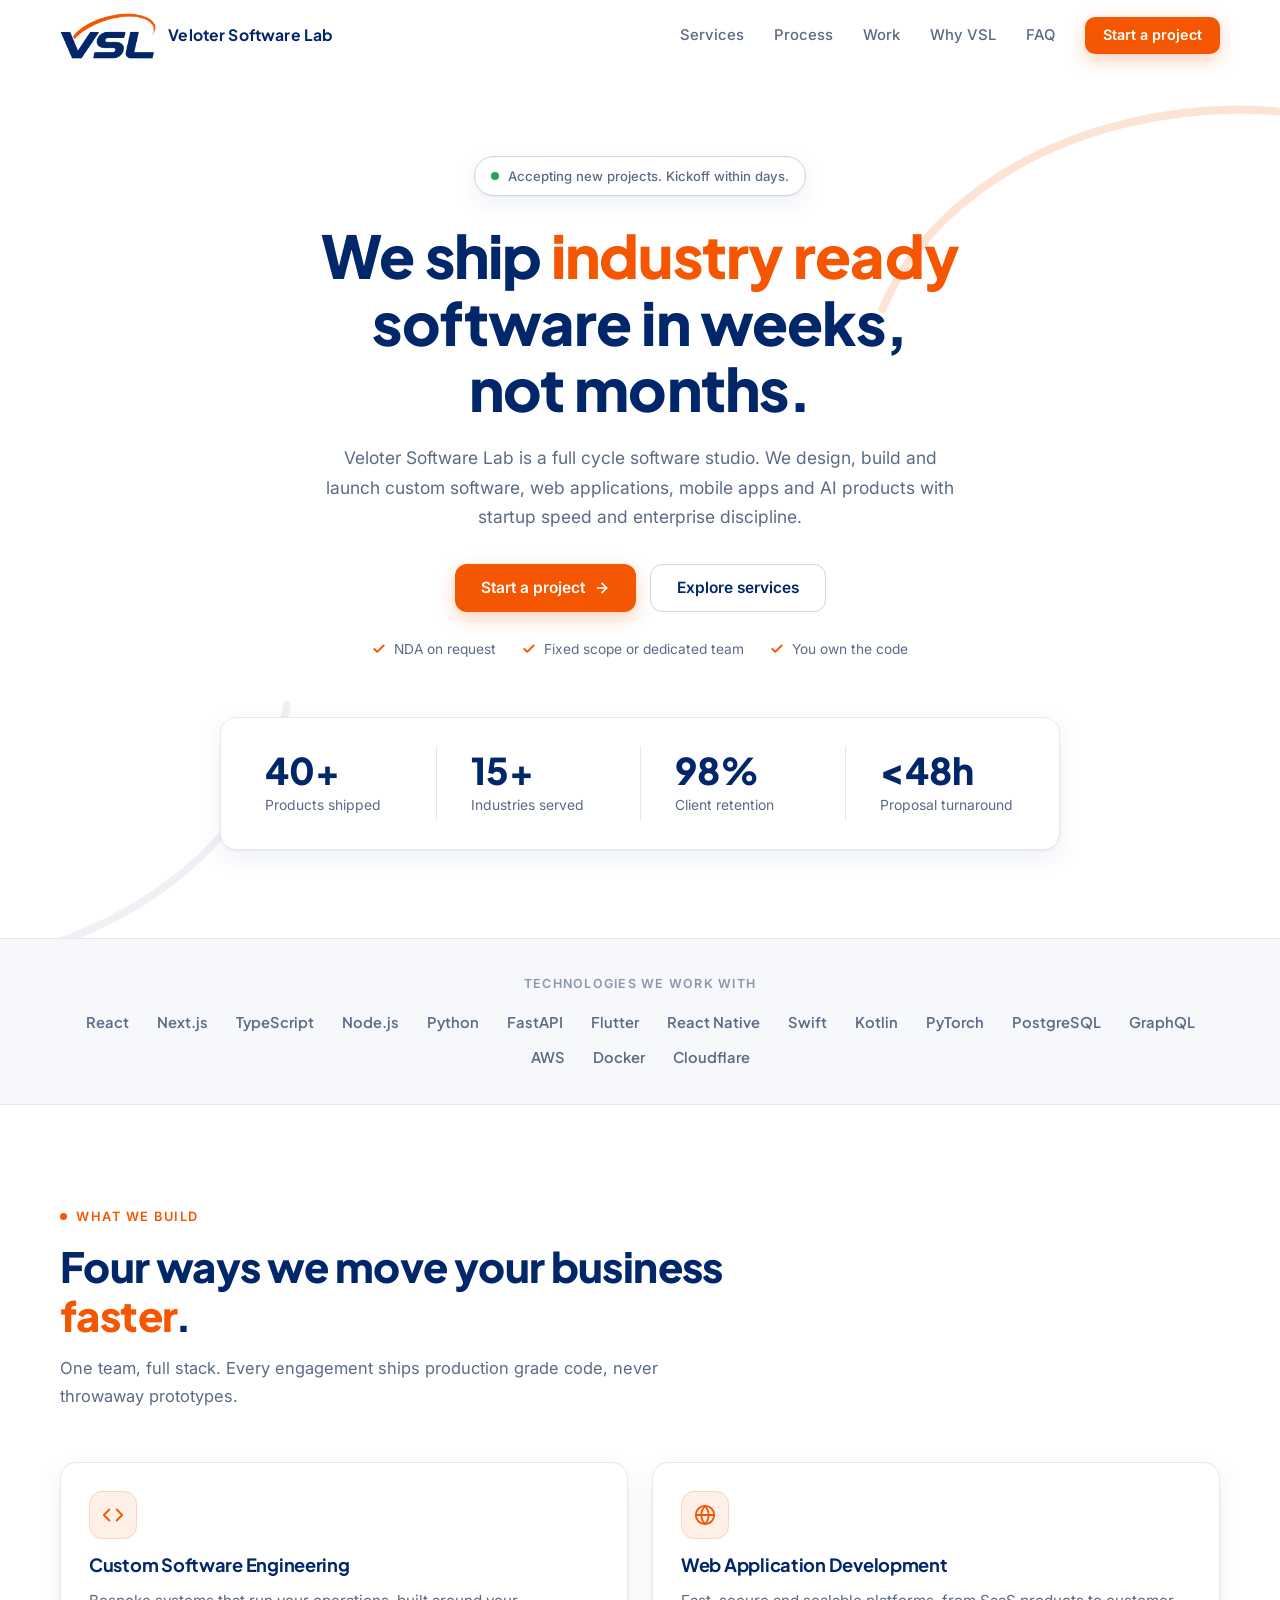
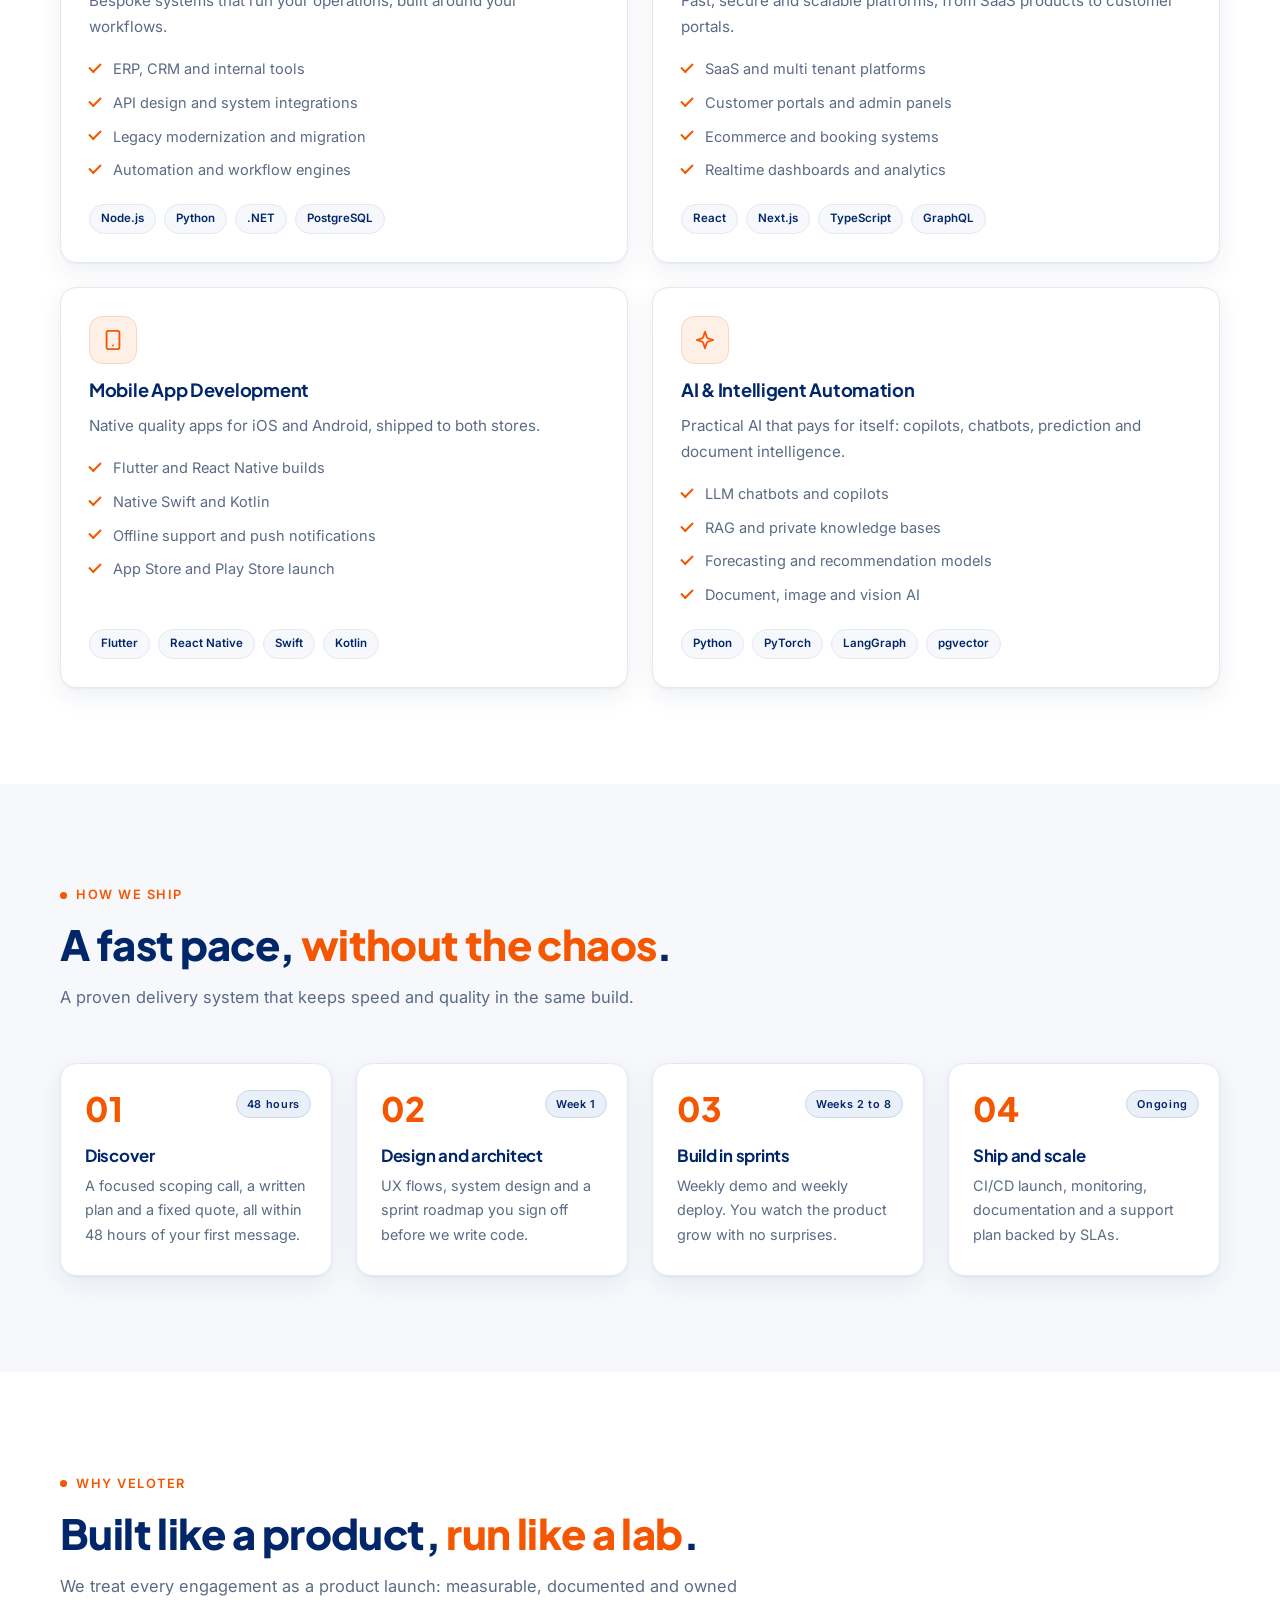
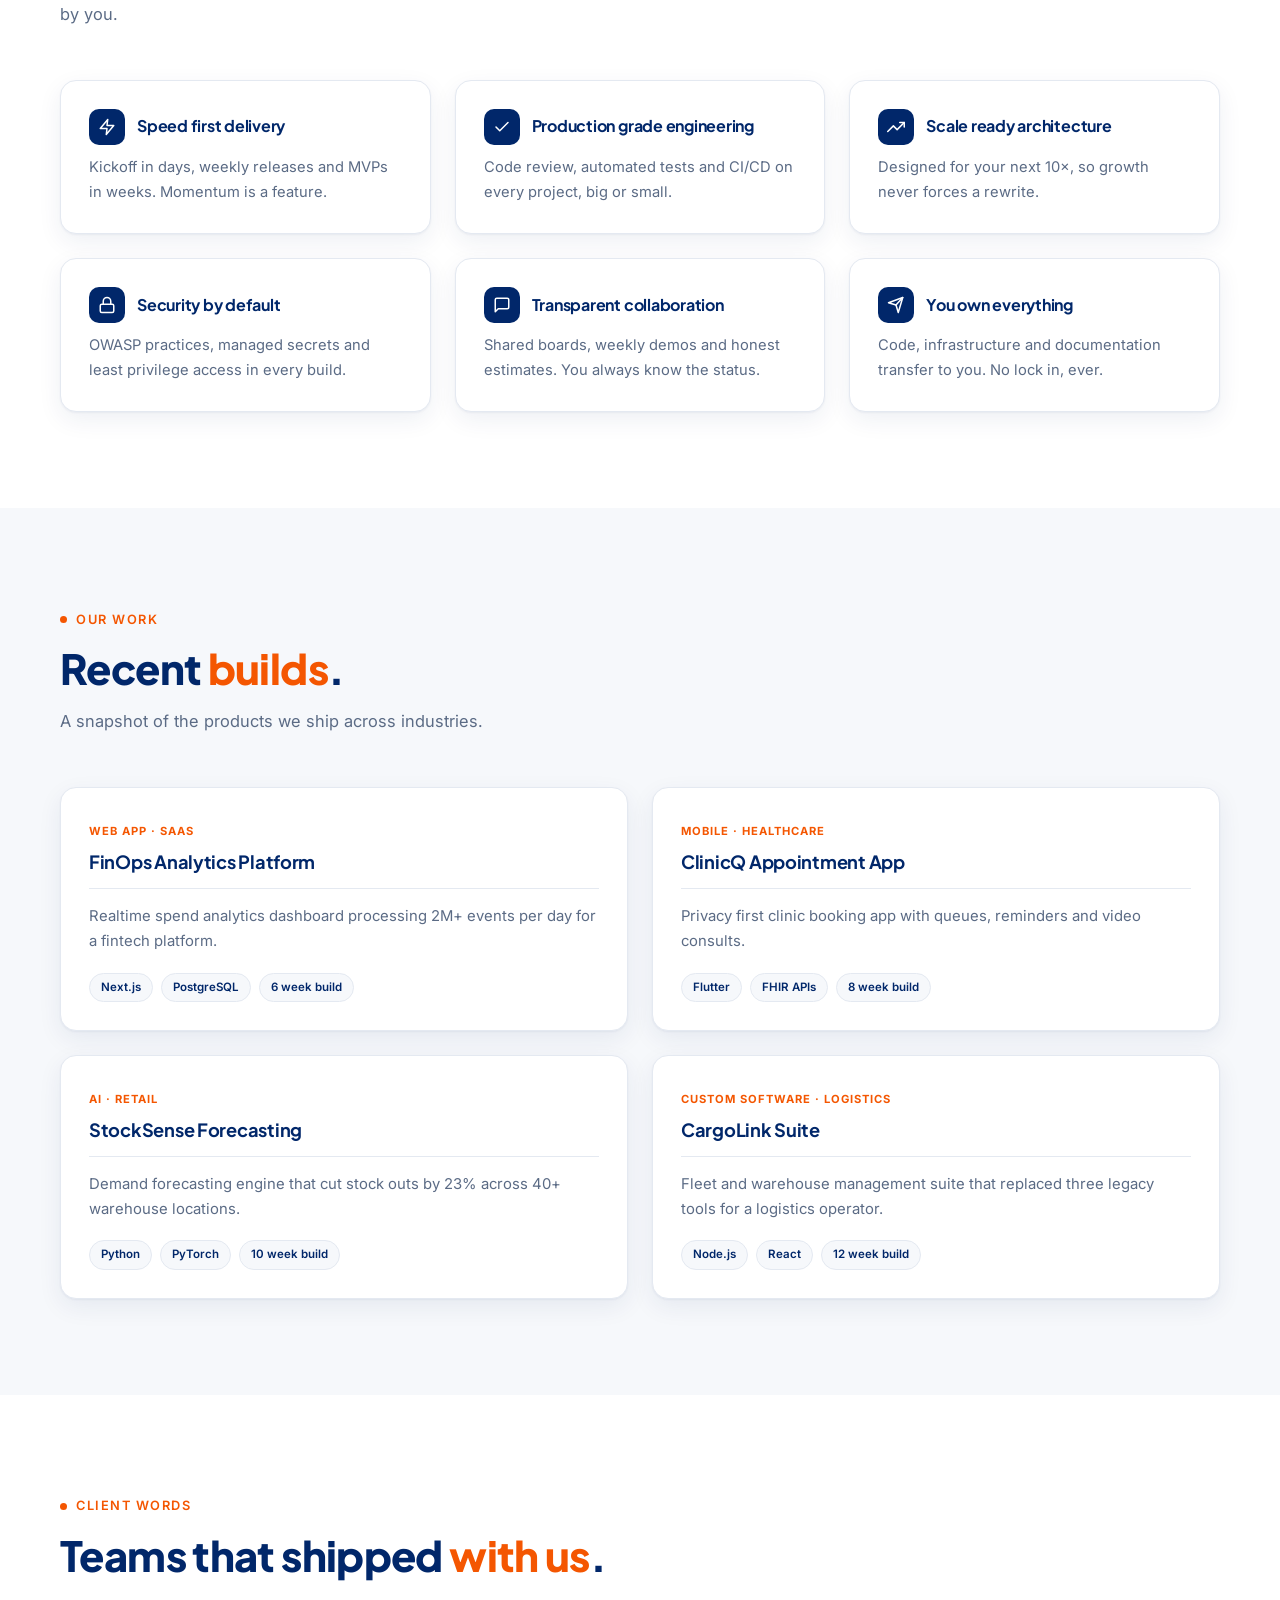
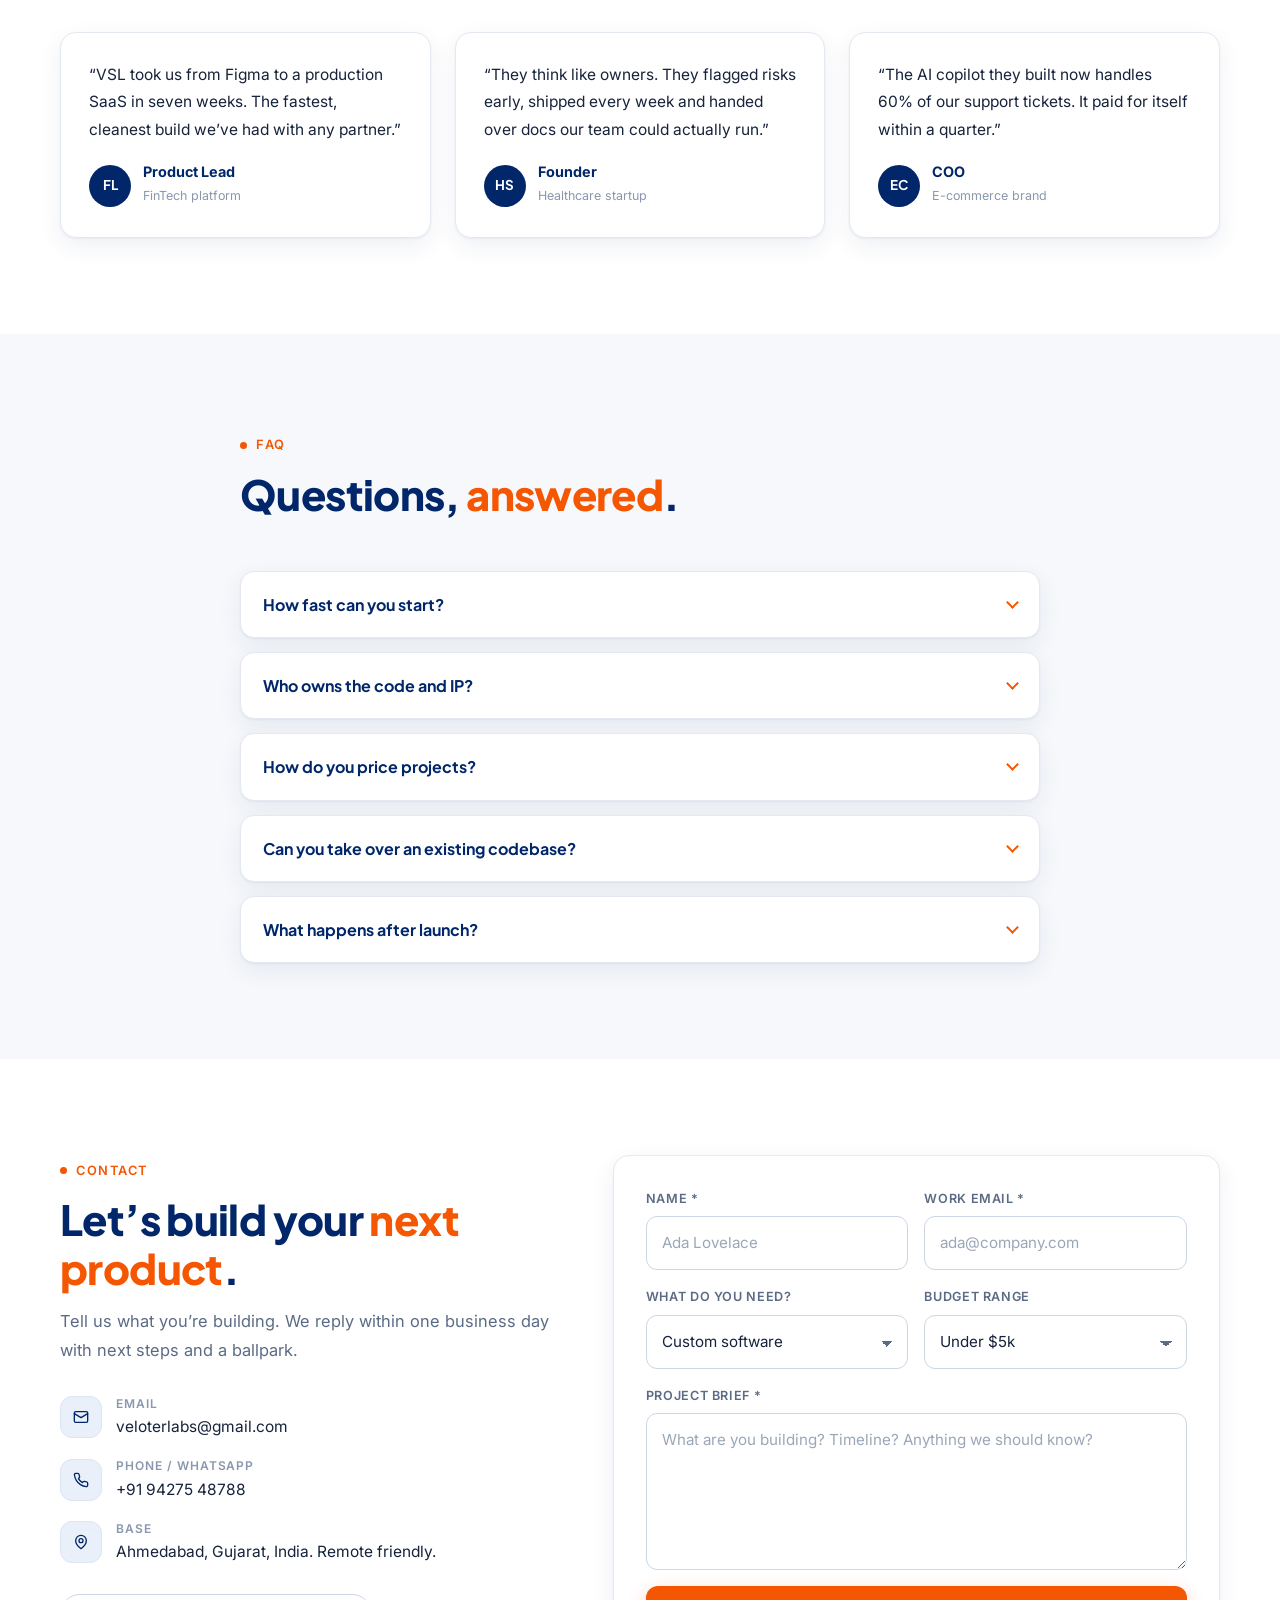
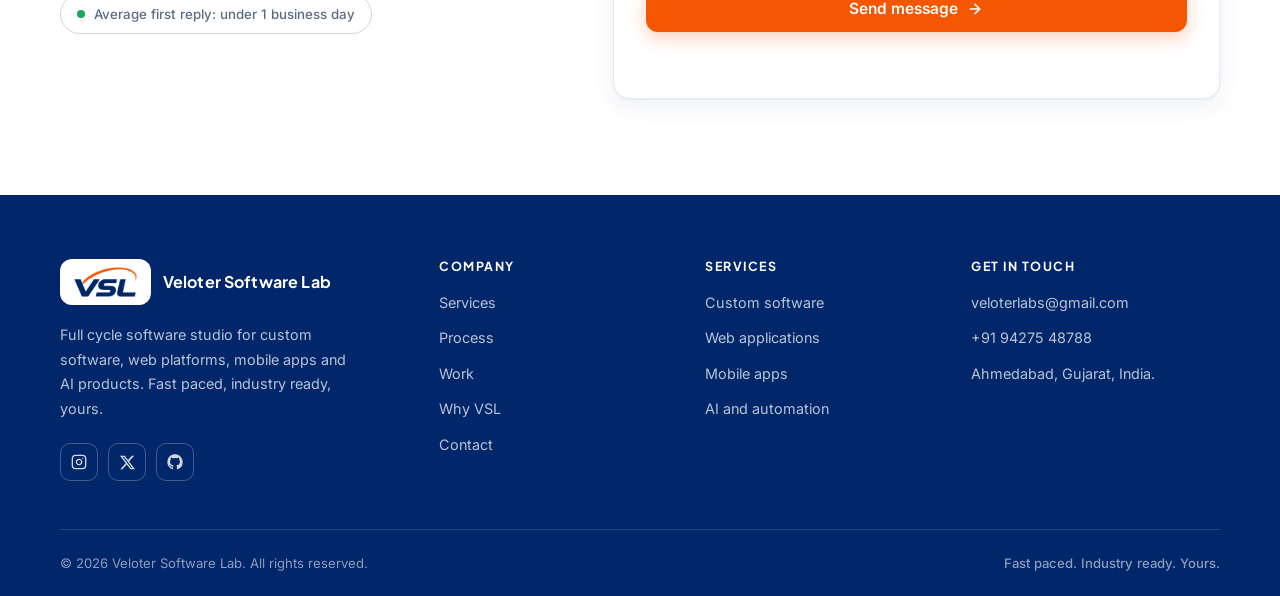
<file: index.html>
<!DOCTYPE html>
<html lang="en">
<head>
  <meta charset="UTF-8" />
  <meta name="viewport" content="width=device-width, initial-scale=1.0" />
  <title>Veloter Software Lab · Software, Web, Mobile &amp; AI Development</title>
  <meta name="description" content="Veloter Software Lab (VSL) is a full cycle software studio building custom software, web applications, mobile apps and AI products. Fast paced and industry ready." />
  <meta name="keywords" content="software development, web application development, mobile app development, AI development, custom software, SaaS, Veloter Software Lab" />
  <meta name="theme-color" content="#FFFFFF" />
  <!-- EDIT: replace with your real domain after deploying -->
  <link rel="canonical" href="https://veloter.com/" />
  <!-- Open Graph -->
  <meta property="og:type" content="website" />
  <meta property="og:site_name" content="Veloter Software Lab" />
  <meta property="og:title" content="Veloter Software Lab · Software, Web, Mobile &amp; AI Development" />
  <meta property="og:description" content="Custom software, web applications, mobile apps and AI products. Shipped fast, built to scale." />
  <meta property="og:url" content="https://veloter.com/" />
  <meta property="og:image" content="https://veloter.com/assets/og.png" />
  <!-- Twitter -->
  <meta name="twitter:card" content="summary_large_image" />
  <meta name="twitter:title" content="Veloter Software Lab · Software, Web, Mobile &amp; AI Development" />
  <meta name="twitter:description" content="Custom software, web applications, mobile apps and AI products. Shipped fast, built to scale." />
  <meta name="twitter:image" content="https://veloter.com/assets/og.png" />
  <link rel="icon" type="image/svg+xml" href="assets/favicon.svg" />
  <!-- Fonts -->
  <link rel="preconnect" href="https://fonts.googleapis.com" />
  <link rel="preconnect" href="https://fonts.gstatic.com" crossorigin />
  <link href="https://fonts.googleapis.com/css2?family=Plus+Jakarta+Sans:wght@500;600;700;800&family=Inter:wght@400;500;600&display=swap" rel="stylesheet" />
  <link rel="stylesheet" href="css/style.css" />
  <script type="application/ld+json">
  {
    "@context": "https://schema.org",
    "@type": "Organization",
    "name": "Veloter Software Lab",
    "alternateName": "VSL",
    "url": "https://veloter.com/",
    "email": "veloterlabs@gmail.com",
    "telephone": "+91-9427548788",
    "address": {
      "@type": "PostalAddress",
      "addressLocality": "Ahmedabad",
      "addressRegion": "Gujarat",
      "addressCountry": "IN"
    },
    "description": "Full cycle software studio building custom software, web applications, mobile apps and AI products.",
    "knowsAbout": ["Custom Software Development", "Web Application Development", "Mobile App Development", "AI Solutions"]
  }
  </script>
</head>
<body>
  <a class="skip-link" href="#home">Skip to content</a>

  <!-- ================= HEADER ================= -->
  <header class="site-header" id="siteHeader">
    <div class="container header-inner">
      <a href="#home" class="brand" aria-label="Veloter Software Lab, back to top">
        <img src="assets/logo.png" alt="VSL logo" class="brand-logo" width="96" height="46" />
        <span class="brand-text">Veloter Software Lab</span>
      </a>

      <nav class="site-nav" id="siteNav" aria-label="Primary">
        <a href="#services">Services</a>
        <a href="#process">Process</a>
        <a href="#work">Work</a>
        <a href="#why">Why VSL</a>
        <a href="#faq">FAQ</a>
        <a href="#contact" class="btn btn-primary btn-sm nav-cta">Start a project</a>
      </nav>

      <button class="nav-toggle" id="navToggle" aria-expanded="false" aria-controls="siteNav" aria-label="Toggle menu">
        <span></span><span></span><span></span>
      </button>
    </div>
  </header>

  <main>
    <!-- ================= HERO ================= -->
    <section class="hero" id="home">
      <div class="hero-bg" aria-hidden="true">
        <svg class="arc arc-orange" viewBox="0 0 700 260" fill="none" preserveAspectRatio="none">
          <path d="M8 250 C 140 30, 520 10, 690 150" stroke="#F45601" stroke-width="10" stroke-linecap="round"/>
        </svg>
        <svg class="arc arc-navy" viewBox="0 0 700 260" fill="none" preserveAspectRatio="none">
          <path d="M8 250 C 140 30, 520 10, 690 150" stroke="#01276A" stroke-width="10" stroke-linecap="round"/>
        </svg>
      </div>

      <div class="container hero-inner">
        <p class="hero-chip"><span class="pulse-dot" aria-hidden="true"></span> Accepting new projects. Kickoff within days.</p>
        <h1>We ship <span class="accent-word">industry ready</span> software in weeks, not&nbsp;months.</h1>
        <p class="hero-sub">Veloter Software Lab is a full cycle software studio. We design, build and launch custom software, web applications, mobile apps and AI products with startup speed and enterprise discipline.</p>

        <div class="hero-cta">
          <a href="#contact" class="btn btn-primary">Start a project
            <svg width="16" height="16" viewBox="0 0 24 24" fill="none" stroke="currentColor" stroke-width="2.4" stroke-linecap="round" stroke-linejoin="round" aria-hidden="true"><path d="M5 12h14"/><path d="m12 5 7 7-7 7"/></svg>
          </a>
          <a href="#services" class="btn btn-ghost">Explore services</a>
        </div>

        <ul class="hero-trust">
          <li><svg width="14" height="14" viewBox="0 0 24 24" fill="none" stroke="currentColor" stroke-width="3.2" stroke-linecap="round" stroke-linejoin="round" aria-hidden="true"><polyline points="20 6 9 17 4 12"/></svg> NDA on request</li>
          <li><svg width="14" height="14" viewBox="0 0 24 24" fill="none" stroke="currentColor" stroke-width="3.2" stroke-linecap="round" stroke-linejoin="round" aria-hidden="true"><polyline points="20 6 9 17 4 12"/></svg> Fixed scope or dedicated team</li>
          <li><svg width="14" height="14" viewBox="0 0 24 24" fill="none" stroke="currentColor" stroke-width="3.2" stroke-linecap="round" stroke-linejoin="round" aria-hidden="true"><polyline points="20 6 9 17 4 12"/></svg> You own the code</li>
        </ul>

        <dl class="stats">
          <div class="stat"><dt data-count="40" data-suffix="+">0</dt><dd>Products shipped</dd></div>
          <div class="stat"><dt data-count="15" data-suffix="+">0</dt><dd>Industries served</dd></div>
          <div class="stat"><dt data-count="98" data-suffix="%">0</dt><dd>Client retention</dd></div>
          <div class="stat"><dt data-count="48" data-prefix="&lt;" data-suffix="h">0</dt><dd>Proposal turnaround</dd></div>
        </dl>
      </div>
    </section>

    <!-- ================= TECH STRIP ================= -->
    <section class="tech-strip" aria-label="Technologies we work with">
      <div class="container">
        <p class="tech-label">Technologies we work with</p>
        <ul class="tech-row">
          <li>React</li><li>Next.js</li><li>TypeScript</li><li>Node.js</li><li>Python</li><li>FastAPI</li><li>Flutter</li><li>React Native</li><li>Swift</li><li>Kotlin</li><li>PyTorch</li><li>PostgreSQL</li><li>GraphQL</li><li>AWS</li><li>Docker</li><li>Cloudflare</li>
        </ul>
      </div>
    </section>

    <!-- ================= SERVICES ================= -->
    <section class="section" id="services">
      <div class="container">
        <header class="section-head reveal">
          <p class="section-label"><span class="label-dot" aria-hidden="true"></span> What we build</p>
          <h2>Four ways we move your business <span class="accent-word">faster</span>.</h2>
          <p class="section-sub">One team, full stack. Every engagement ships production grade code, never throwaway prototypes.</p>
        </header>

        <div class="services-grid">
          <article class="card service-card reveal">
            <div class="icon-tile" aria-hidden="true">
              <svg width="22" height="22" viewBox="0 0 24 24" fill="none" stroke="currentColor" stroke-width="2" stroke-linecap="round" stroke-linejoin="round"><polyline points="16 18 22 12 16 6"/><polyline points="8 6 2 12 8 18"/></svg>
            </div>
            <h3>Custom Software Engineering</h3>
            <p>Bespoke systems that run your operations, built around your workflows.</p>
            <ul class="ticks">
              <li>ERP, CRM and internal tools</li>
              <li>API design and system integrations</li>
              <li>Legacy modernization and migration</li>
              <li>Automation and workflow engines</li>
            </ul>
            <div class="stack-chips"><span>Node.js</span><span>Python</span><span>.NET</span><span>PostgreSQL</span></div>
          </article>

          <article class="card service-card reveal">
            <div class="icon-tile" aria-hidden="true">
              <svg width="22" height="22" viewBox="0 0 24 24" fill="none" stroke="currentColor" stroke-width="2" stroke-linecap="round" stroke-linejoin="round"><circle cx="12" cy="12" r="10"/><path d="M2 12h20"/><path d="M12 2a15.3 15.3 0 0 1 4 10 15.3 15.3 0 0 1-4 10 15.3 15.3 0 0 1-4-10 15.3 15.3 0 0 1 4-10z"/></svg>
            </div>
            <h3>Web Application Development</h3>
            <p>Fast, secure and scalable platforms, from SaaS products to customer portals.</p>
            <ul class="ticks">
              <li>SaaS and multi tenant platforms</li>
              <li>Customer portals and admin panels</li>
              <li>Ecommerce and booking systems</li>
              <li>Realtime dashboards and analytics</li>
            </ul>
            <div class="stack-chips"><span>React</span><span>Next.js</span><span>TypeScript</span><span>GraphQL</span></div>
          </article>

          <article class="card service-card reveal">
            <div class="icon-tile" aria-hidden="true">
              <svg width="22" height="22" viewBox="0 0 24 24" fill="none" stroke="currentColor" stroke-width="2" stroke-linecap="round" stroke-linejoin="round"><rect x="5" y="2" width="14" height="20" rx="2"/><path d="M12 18h.01"/></svg>
            </div>
            <h3>Mobile App Development</h3>
            <p>Native quality apps for iOS and Android, shipped to both stores.</p>
            <ul class="ticks">
              <li>Flutter and React Native builds</li>
              <li>Native Swift and Kotlin</li>
              <li>Offline support and push notifications</li>
              <li>App Store and Play Store launch</li>
            </ul>
            <div class="stack-chips"><span>Flutter</span><span>React Native</span><span>Swift</span><span>Kotlin</span></div>
          </article>

          <article class="card service-card reveal">
            <div class="icon-tile" aria-hidden="true">
              <svg width="22" height="22" viewBox="0 0 24 24" fill="none" stroke="currentColor" stroke-width="2" stroke-linecap="round" stroke-linejoin="round"><path d="m12 3-1.9 5.8a2 2 0 0 1-1.3 1.3L3 12l5.8 1.9a2 2 0 0 1 1.3 1.3L12 21l1.9-5.8a2 2 0 0 1 1.3-1.3L21 12l-5.8-1.9a2 2 0 0 1-1.3-1.3Z"/></svg>
            </div>
            <h3>AI &amp; Intelligent Automation</h3>
            <p>Practical AI that pays for itself: copilots, chatbots, prediction and document intelligence.</p>
            <ul class="ticks">
              <li>LLM chatbots and copilots</li>
              <li>RAG and private knowledge bases</li>
              <li>Forecasting and recommendation models</li>
              <li>Document, image and vision AI</li>
            </ul>
            <div class="stack-chips"><span>Python</span><span>PyTorch</span><span>LangGraph</span><span>pgvector</span></div>
          </article>
        </div>
      </div>
    </section>

    <!-- ================= PROCESS ================= -->
    <section class="section section-alt" id="process">
      <div class="container">
        <header class="section-head reveal">
          <p class="section-label"><span class="label-dot" aria-hidden="true"></span> How we ship</p>
          <h2>A fast pace, <span class="accent-word">without the chaos</span>.</h2>
          <p class="section-sub">A proven delivery system that keeps speed and quality in the same build.</p>
        </header>

        <ol class="process-grid">
          <li class="process-step reveal">
            <span class="step-num">01</span>
            <span class="step-tag">48 hours</span>
            <h3>Discover</h3>
            <p>A focused scoping call, a written plan and a fixed quote, all within 48 hours of your first message.</p>
          </li>
          <li class="process-step reveal">
            <span class="step-num">02</span>
            <span class="step-tag">Week 1</span>
            <h3>Design and architect</h3>
            <p>UX flows, system design and a sprint roadmap you sign off before we write code.</p>
          </li>
          <li class="process-step reveal">
            <span class="step-num">03</span>
            <span class="step-tag">Weeks 2 to 8</span>
            <h3>Build in sprints</h3>
            <p>Weekly demo and weekly deploy. You watch the product grow with no surprises.</p>
          </li>
          <li class="process-step reveal">
            <span class="step-num">04</span>
            <span class="step-tag">Ongoing</span>
            <h3>Ship and scale</h3>
            <p>CI/CD launch, monitoring, documentation and a support plan backed by SLAs.</p>
          </li>
        </ol>
      </div>
    </section>

    <!-- ================= WHY VSL ================= -->
    <section class="section" id="why">
      <div class="container">
        <header class="section-head reveal">
          <p class="section-label"><span class="label-dot" aria-hidden="true"></span> Why Veloter</p>
          <h2>Built like a product, <span class="accent-word">run like a lab</span>.</h2>
          <p class="section-sub">We treat every engagement as a product launch: measurable, documented and owned by you.</p>
        </header>

        <div class="why-grid">
          <div class="card why-card reveal">
            <h3><span class="why-icon" aria-hidden="true"><svg width="18" height="18" viewBox="0 0 24 24" fill="none" stroke="currentColor" stroke-width="2" stroke-linecap="round" stroke-linejoin="round"><path d="M13 2 3 14h9l-1 8 10-12h-9l1-8z"/></svg></span> Speed first delivery</h3>
            <p>Kickoff in days, weekly releases and MVPs in weeks. Momentum is a feature.</p>
          </div>
          <div class="card why-card reveal">
            <h3><span class="why-icon" aria-hidden="true"><svg width="18" height="18" viewBox="0 0 24 24" fill="none" stroke="currentColor" stroke-width="2" stroke-linecap="round" stroke-linejoin="round"><path d="M20 6 9 17l-5-5"/></svg></span> Production grade engineering</h3>
            <p>Code review, automated tests and CI/CD on every project, big or small.</p>
          </div>
          <div class="card why-card reveal">
            <h3><span class="why-icon" aria-hidden="true"><svg width="18" height="18" viewBox="0 0 24 24" fill="none" stroke="currentColor" stroke-width="2" stroke-linecap="round" stroke-linejoin="round"><polyline points="23 6 13.5 15.5 8.5 10.5 1 18"/><polyline points="17 6 23 6 23 12"/></svg></span> Scale ready architecture</h3>
            <p>Designed for your next 10×, so growth never forces a rewrite.</p>
          </div>
          <div class="card why-card reveal">
            <h3><span class="why-icon" aria-hidden="true"><svg width="18" height="18" viewBox="0 0 24 24" fill="none" stroke="currentColor" stroke-width="2" stroke-linecap="round" stroke-linejoin="round"><rect x="3" y="11" width="18" height="11" rx="2"/><path d="M7 11V7a5 5 0 0 1 10 0v4"/></svg></span> Security by default</h3>
            <p>OWASP practices, managed secrets and least privilege access in every build.</p>
          </div>
          <div class="card why-card reveal">
            <h3><span class="why-icon" aria-hidden="true"><svg width="18" height="18" viewBox="0 0 24 24" fill="none" stroke="currentColor" stroke-width="2" stroke-linecap="round" stroke-linejoin="round"><path d="M21 15a2 2 0 0 1-2 2H7l-4 4V5a2 2 0 0 1 2-2h14a2 2 0 0 1 2 2z"/></svg></span> Transparent collaboration</h3>
            <p>Shared boards, weekly demos and honest estimates. You always know the status.</p>
          </div>
          <div class="card why-card reveal">
            <h3><span class="why-icon" aria-hidden="true"><svg width="18" height="18" viewBox="0 0 24 24" fill="none" stroke="currentColor" stroke-width="2" stroke-linecap="round" stroke-linejoin="round"><path d="M21 2 12 12"/><path d="M21 2 15 22l-3-10-10-3z"/></svg></span> You own everything</h3>
            <p>Code, infrastructure and documentation transfer to you. No lock in, ever.</p>
          </div>
        </div>
      </div>
    </section>

    <!-- ================= WORK ================= -->
    <section class="section section-alt" id="work">
      <div class="container">
        <header class="section-head reveal">
          <p class="section-label"><span class="label-dot" aria-hidden="true"></span> Our work</p>
          <h2>Recent <span class="accent-word">builds</span>.</h2>
          <p class="section-sub">A snapshot of the products we ship across industries.</p>
        </header>

        <div class="work-grid">
          <article class="card work-card reveal">
            <div class="work-top">
              <span class="work-kind">Web app · SaaS</span>
              <h3>FinOps Analytics Platform</h3>
            </div>
            <p>Realtime spend analytics dashboard processing 2M+ events per day for a fintech platform.</p>
            <div class="work-meta"><span>Next.js</span><span>PostgreSQL</span><span>6 week build</span></div>
          </article>

          <article class="card work-card reveal">
            <div class="work-top">
              <span class="work-kind">Mobile · Healthcare</span>
              <h3>ClinicQ Appointment App</h3>
            </div>
            <p>Privacy first clinic booking app with queues, reminders and video consults.</p>
            <div class="work-meta"><span>Flutter</span><span>FHIR APIs</span><span>8 week build</span></div>
          </article>

          <article class="card work-card reveal">
            <div class="work-top">
              <span class="work-kind">AI · Retail</span>
              <h3>StockSense Forecasting</h3>
            </div>
            <p>Demand forecasting engine that cut stock outs by 23% across 40+ warehouse locations.</p>
            <div class="work-meta"><span>Python</span><span>PyTorch</span><span>10 week build</span></div>
          </article>

          <article class="card work-card reveal">
            <div class="work-top">
              <span class="work-kind">Custom software · Logistics</span>
              <h3>CargoLink Suite</h3>
            </div>
            <p>Fleet and warehouse management suite that replaced three legacy tools for a logistics operator.</p>
            <div class="work-meta"><span>Node.js</span><span>React</span><span>12 week build</span></div>
          </article>
        </div>
      </div>
    </section>

    <!-- ================= TESTIMONIALS ================= -->
    <section class="section" id="testimonials">
      <div class="container">
        <header class="section-head reveal">
          <p class="section-label"><span class="label-dot" aria-hidden="true"></span> Client words</p>
          <h2>Teams that shipped <span class="accent-word">with us</span>.</h2>
        </header>

        <div class="quotes-grid">
          <figure class="card quote-card reveal">
            <blockquote>“VSL took us from Figma to a production SaaS in seven weeks. The fastest, cleanest build we’ve had with any partner.”</blockquote>
            <figcaption><span class="quote-avatar" aria-hidden="true">FL</span><span><strong>Product Lead</strong><small>FinTech platform</small></span></figcaption>
          </figure>
          <figure class="card quote-card reveal">
            <blockquote>“They think like owners. They flagged risks early, shipped every week and handed over docs our team could actually run.”</blockquote>
            <figcaption><span class="quote-avatar" aria-hidden="true">HS</span><span><strong>Founder</strong><small>Healthcare startup</small></span></figcaption>
          </figure>
          <figure class="card quote-card reveal">
            <blockquote>“The AI copilot they built now handles 60% of our support tickets. It paid for itself within a quarter.”</blockquote>
            <figcaption><span class="quote-avatar" aria-hidden="true">EC</span><span><strong>COO</strong><small>E-commerce brand</small></span></figcaption>
          </figure>
        </div>
      </div>
    </section>

    <!-- ================= FAQ ================= -->
    <section class="section section-alt" id="faq">
      <div class="container container-narrow">
        <header class="section-head reveal">
          <p class="section-label"><span class="label-dot" aria-hidden="true"></span> FAQ</p>
          <h2>Questions, <span class="accent-word">answered</span>.</h2>
        </header>

        <div class="faq-list reveal">
          <details class="faq-item">
            <summary>How fast can you start?<span class="faq-chevron" aria-hidden="true"></span></summary>
            <p>Scoping call within 48 hours of your message, a fixed scope proposal in the same 48 hours, and kickoff typically inside a week.</p>
          </details>
          <details class="faq-item">
            <summary>Who owns the code and IP?<span class="faq-chevron" aria-hidden="true"></span></summary>
            <p>You do, 100%. Repositories, infrastructure and documentation are transferred to you on completion. No vendor lock in, ever.</p>
          </details>
          <details class="faq-item">
            <summary>How do you price projects?<span class="faq-chevron" aria-hidden="true"></span></summary>
            <p>Two models: fixed scope packages with a fixed quote, or a dedicated squad billed monthly. You always know the number before we start.</p>
          </details>
          <details class="faq-item">
            <summary>Can you take over an existing codebase?<span class="faq-chevron" aria-hidden="true"></span></summary>
            <p>Yes. We start with a free audit, stabilize what exists, then ship. We regularly rescue stalled or legacy projects.</p>
          </details>
          <details class="faq-item">
            <summary>What happens after launch?<span class="faq-chevron" aria-hidden="true"></span></summary>
            <p>Support plans backed by SLAs cover monitoring, bug fixes, security patches and a monthly improvement budget.</p>
          </details>
        </div>
      </div>
    </section>

    <!-- ================= CONTACT ================= -->
    <section class="section" id="contact">
      <div class="container contact-inner">
        <div class="contact-copy reveal">
          <p class="section-label"><span class="label-dot" aria-hidden="true"></span> Contact</p>
          <h2>Let’s build your <span class="accent-word">next product</span>.</h2>
          <p class="section-sub">Tell us what you’re building. We reply within one business day with next steps and a ballpark.</p>

          <ul class="contact-rows">
            <li>
              <span class="contact-ic" aria-hidden="true"><svg width="16" height="16" viewBox="0 0 24 24" fill="none" stroke="currentColor" stroke-width="2" stroke-linecap="round" stroke-linejoin="round"><rect x="2" y="4" width="20" height="16" rx="2"/><path d="m22 7-10 6L2 7"/></svg></span>
              <span><strong>Email</strong><a href="mailto:veloterlabs@gmail.com">veloterlabs@gmail.com</a></span>
            </li>
            <li>
              <span class="contact-ic" aria-hidden="true"><svg width="16" height="16" viewBox="0 0 24 24" fill="none" stroke="currentColor" stroke-width="2" stroke-linecap="round" stroke-linejoin="round"><path d="M22 16.92v3a2 2 0 0 1-2.18 2 19.79 19.79 0 0 1-8.63-3.07 19.5 19.5 0 0 1-6-6 19.79 19.79 0 0 1-3.07-8.67A2 2 0 0 1 4.11 2h3a2 2 0 0 1 2 1.72c.13.96.36 1.9.7 2.81a2 2 0 0 1-.45 2.11L8.09 9.91a16 16 0 0 0 6 6l1.27-1.27a2 2 0 0 1 2.11-.45c.91.34 1.85.57 2.81.7A2 2 0 0 1 22 16.92z"/></svg></span>
              <span><strong>Phone / WhatsApp</strong><a href="tel:+919427548788">+91 94275 48788</a></span>
            </li>
            <li>
              <span class="contact-ic" aria-hidden="true"><svg width="16" height="16" viewBox="0 0 24 24" fill="none" stroke="currentColor" stroke-width="2" stroke-linecap="round" stroke-linejoin="round"><path d="M20 10c0 6-8 12-8 12s-8-6-8-12a8 8 0 0 1 16 0Z"/><circle cx="12" cy="10" r="3"/></svg></span>
              <span><strong>Base</strong><span>Ahmedabad, Gujarat, India. Remote friendly.</span></span>
            </li>
          </ul>

          <p class="reply-badge"><span class="pulse-dot" aria-hidden="true"></span> Average first reply: under 1 business day</p>
        </div>

        <div class="card contact-form-wrap reveal">
          <!-- EDIT: wire to Formspree / Web3Forms for serverless form handling, see DEPLOY.md.
               Until wired, the form opens the visitor's email client with the message prefilled. -->
          <form id="contactForm" novalidate>
            <input type="hidden" name="access_key" value="583297e4-5ec3-4150-9c19-effa43299230" />
            <div class="form-row">
              <div class="field">
                <label for="cf-name">Name *</label>
                <input id="cf-name" name="name" type="text" placeholder="Ada Lovelace" required autocomplete="name" />
              </div>
              <div class="field">
                <label for="cf-email">Work email *</label>
                <input id="cf-email" name="email" type="email" placeholder="ada@company.com" required autocomplete="email" />
              </div>
            </div>
            <div class="form-row">
              <div class="field">
                <label for="cf-service">What do you need?</label>
                <select id="cf-service" name="service">
                  <option>Custom software</option>
                  <option>Web application</option>
                  <option>Mobile app</option>
                  <option>AI solution</option>
                  <option>Not sure yet</option>
                </select>
              </div>
              <div class="field">
                <label for="cf-budget">Budget range</label>
                <select id="cf-budget" name="budget">
                  <option>Under $5k</option>
                  <option>$5k to $15k</option>
                  <option>$15k to $50k</option>
                  <option>$50k+</option>
                  <option>Let’s discuss</option>
                </select>
              </div>
            </div>
            <div class="field">
              <label for="cf-message">Project brief *</label>
              <textarea id="cf-message" name="message" rows="5" placeholder="What are you building? Timeline? Anything we should know?" required></textarea>
            </div>
            <button type="submit" class="btn btn-primary btn-block" id="cfSubmit">Send message
              <svg width="16" height="16" viewBox="0 0 24 24" fill="none" stroke="currentColor" stroke-width="2.4" stroke-linecap="round" stroke-linejoin="round" aria-hidden="true"><path d="M5 12h14"/><path d="m12 5 7 7-7 7"/></svg>
            </button>
            <p class="form-note" id="formNote" role="status" aria-live="polite"></p>
          </form>
        </div>
      </div>
    </section>
  </main>

  <!-- ================= FOOTER ================= -->
  <footer class="site-footer">
    <div class="container footer-grid">
      <div class="footer-brand">
        <a href="#home" class="brand brand-invert" aria-label="Veloter Software Lab, back to top">
          <span class="footer-logo-chip"><img src="assets/logo.png" alt="VSL logo" width="64" height="31" /></span>
          <span class="brand-text brand-text-invert">Veloter Software Lab</span>
        </a>
        <p class="footer-blurb">Full cycle software studio for custom software, web platforms, mobile apps and AI products. Fast paced, industry ready, yours.</p>
        <div class="socials">
          <a href="https://www.instagram.com/veloterlabs/" target="_blank" rel="noopener noreferrer" aria-label="Instagram"><svg width="16" height="16" viewBox="0 0 24 24" fill="none" stroke="currentColor" stroke-width="2" stroke-linecap="round" stroke-linejoin="round" aria-hidden="true"><rect width="20" height="20" x="2" y="2" rx="5" ry="5"/><path d="M16 11.37A4 4 0 1 1 12.63 8 4 4 0 0 1 16 11.37z"/><line x1="17.5" x2="17.51" y1="6.5" y2="6.5"/></svg></a>
          <a href="https://x.com/veloterlabs" target="_blank" rel="noopener noreferrer" aria-label="X (Twitter)"><svg width="15" height="15" viewBox="0 0 24 24" fill="currentColor" aria-hidden="true"><path d="M18.9 1.15h3.68l-8.04 9.19 9.46 12.51h-7.41l-5.8-7.58-6.64 7.58H.47l8.6-9.83L0 1.15h7.59l5.24 6.93 6.07-6.93zm-1.29 19.49h2.04L6.49 3.24H4.3l13.31 17.4z"/></svg></a>
          <a href="https://github.com/veloter" target="_blank" rel="noopener noreferrer" aria-label="GitHub"><svg width="16" height="16" viewBox="0 0 24 24" fill="currentColor" aria-hidden="true"><path d="M12 .5C5.65.5.5 5.65.5 12c0 5.08 3.29 9.39 7.86 10.91.58.11.79-.25.79-.55 0-.27-.01-1.17-.02-2.12-3.2.7-3.88-1.36-3.88-1.36-.52-1.33-1.28-1.68-1.28-1.68-1.04-.71.08-.7.08-.7 1.15.08 1.76 1.19 1.76 1.19 1.03 1.75 2.69 1.25 3.34.95.1-.74.4-1.25.72-1.53-2.55-.29-5.24-1.28-5.24-5.69 0-1.26.45-2.28 1.19-3.09-.12-.29-.52-1.46.11-3.05 0 0 .97-.31 3.17 1.18a11 11 0 0 1 5.78 0c2.2-1.49 3.16-1.18 3.16-1.18.63 1.59.24 2.76.12 3.05.74.81 1.19 1.83 1.19 3.09 0 4.42-2.7 5.39-5.26 5.68.41.35.77 1.05.77 2.12 0 1.53-.01 2.76-.01 3.14 0 .3.2.67.8.55A11.51 11.51 0 0 0 23.5 12C23.5 5.65 18.35.5 12 .5z"/></svg></a>
        </div>
      </div>

      <nav class="footer-col" aria-label="Company">
        <h4>Company</h4>
        <a href="#services">Services</a>
        <a href="#process">Process</a>
        <a href="#work">Work</a>
        <a href="#why">Why VSL</a>
        <a href="#contact">Contact</a>
      </nav>

      <nav class="footer-col" aria-label="Services">
        <h4>Services</h4>
        <a href="#services">Custom software</a>
        <a href="#services">Web applications</a>
        <a href="#services">Mobile apps</a>
        <a href="#services">AI and automation</a>
      </nav>

      <div class="footer-col">
        <h4>Get in touch</h4>
        <a href="mailto:veloterlabs@gmail.com">veloterlabs@gmail.com</a>
        <a href="tel:+919427548788">+91 94275 48788</a>
        <span>Ahmedabad, Gujarat, India.</span>
      </div>
    </div>

    <div class="container footer-bottom">
      <p>© <span id="year">2026</span> Veloter Software Lab. All rights reserved.</p>
      <p class="footer-tag">Fast paced. Industry ready. Yours.</p>
    </div>
  </footer>

  <script src="js/main.js" defer></script>
</body>
</html>
</file>
<file: css/style.css>
/* ============================================================
   VSL, Veloter Software Lab · style.css
   Light, clean corporate theme · brand navy #01276A · orange #F45601
   ============================================================ */

/* ---------- Design tokens ---------- */
:root {
  --bg: #FFFFFF;
  --bg-alt: #F6F8FB;
  --navy: #01276A;
  --navy-deep: #011C4F;
  --orange: #F45601;
  --orange-dark: #D94C00;
  --orange-soft: #FEF0E7;
  --navy-soft: #EAF0FA;
  --text: #16233B;
  --muted: #5B6B85;
  --dim: #8A97AC;
  --line: #E4E9F1;
  --line-strong: #CDD6E4;
  --radius: 16px;
  --header-h: 72px;
  --font-head: 'Plus Jakarta Sans', 'Inter', system-ui, sans-serif;
  --font-body: 'Inter', system-ui, -apple-system, 'Segoe UI', Roboto, sans-serif;
  --shadow-card: 0 1px 2px rgba(1, 39, 106, 0.05), 0 8px 24px rgba(1, 39, 106, 0.07);
  --shadow-pop: 0 16px 40px rgba(1, 39, 106, 0.14);
}

/* ---------- Reset & base ---------- */
*, *::before, *::after { margin: 0; padding: 0; box-sizing: border-box; }

html {
  scroll-behavior: smooth;
  scroll-padding-top: calc(var(--header-h) + 16px);
  -webkit-text-size-adjust: 100%;
}

body {
  background: var(--bg);
  color: var(--text);
  font-family: var(--font-body);
  font-size: 16px;
  line-height: 1.7;
  -webkit-font-smoothing: antialiased;
  overflow-x: hidden;
}

img, svg { display: block; }
a { color: inherit; text-decoration: none; }
ul, ol { list-style: none; }
button { font: inherit; cursor: pointer; background: none; border: 0; color: inherit; }
input, select, textarea { font: inherit; color: inherit; }

::selection { background: rgba(244, 86, 1, 0.18); color: var(--navy); }

:focus-visible {
  outline: 2px solid var(--orange);
  outline-offset: 3px;
  border-radius: 4px;
}

::-webkit-scrollbar { width: 10px; height: 10px; }
::-webkit-scrollbar-track { background: var(--bg-alt); }
::-webkit-scrollbar-thumb { background: #C3CEDC; border-radius: 8px; border: 2px solid var(--bg-alt); }
::-webkit-scrollbar-thumb:hover { background: #A9B7C9; }

.skip-link {
  position: absolute; left: 12px; top: -48px; z-index: 200;
  background: var(--orange); color: #fff; font-weight: 600;
  padding: 8px 16px; border-radius: 8px; transition: top .2s ease;
}
.skip-link:focus { top: 12px; }

/* ---------- Layout utilities ---------- */
.container { width: min(1160px, 100% - 3rem); margin-inline: auto; }
.container-narrow { width: min(800px, 100% - 3rem); margin-inline: auto; }

.section { padding: 96px 0; }
.section-alt { background: var(--bg-alt); }

.section-label {
  display: inline-flex; align-items: center; gap: 9px;
  font-size: 0.8rem; font-weight: 600;
  letter-spacing: 0.12em; text-transform: uppercase;
  color: var(--orange);
  margin-bottom: 14px;
}
.label-dot { width: 7px; height: 7px; border-radius: 50%; background: var(--orange); }

h1, h2, h3, h4 { font-family: var(--font-head); letter-spacing: -0.015em; line-height: 1.18; color: var(--navy); }

h2 { font-size: clamp(1.9rem, 3.6vw, 2.6rem); font-weight: 800; }
h3 { font-size: 1.14rem; font-weight: 700; }

.accent-word { color: var(--orange); }

.section-head { max-width: 680px; margin-bottom: 52px; }
.section-sub { color: var(--muted); margin-top: 14px; font-size: 1.03rem; }

/* ---------- Buttons ---------- */
.btn {
  display: inline-flex; align-items: center; justify-content: center; gap: 9px;
  font-weight: 600; font-size: 0.97rem; line-height: 1;
  padding: 15px 26px; border-radius: 12px;
  transition: transform .18s ease, box-shadow .18s ease, background .18s ease, border-color .18s ease, color .18s ease;
}
.btn-primary {
  color: #fff;
  background: var(--orange);
  box-shadow: 0 6px 18px rgba(244, 86, 1, 0.28);
}
.btn-primary:hover { background: var(--orange-dark); transform: translateY(-2px); box-shadow: 0 10px 24px rgba(244, 86, 1, 0.34); }
.btn-ghost {
  color: var(--navy);
  border: 1.5px solid var(--line-strong);
  background: #fff;
}
.btn-ghost:hover { border-color: var(--navy); transform: translateY(-2px); }
.btn-sm { padding: 11px 18px; font-size: 0.9rem; border-radius: 10px; }
.btn-block { width: 100%; }

/* ---------- Cards ---------- */
.card {
  background: #fff;
  border: 1px solid var(--line);
  border-radius: var(--radius);
  padding: 28px;
  box-shadow: var(--shadow-card);
  transition: transform .2s ease, box-shadow .2s ease, border-color .2s ease;
}
.card:hover { transform: translateY(-3px); box-shadow: var(--shadow-pop); border-color: var(--line-strong); }

/* ============================================================
   HEADER
   ============================================================ */
.site-header {
  position: fixed; inset: 0 0 auto 0; z-index: 100;
  height: var(--header-h);
  display: flex; align-items: center;
  background: rgba(255, 255, 255, 0.86);
  -webkit-backdrop-filter: blur(12px); backdrop-filter: blur(12px);
  border-bottom: 1px solid transparent;
  transition: border-color .25s ease, box-shadow .25s ease;
}
.site-header.scrolled { border-bottom-color: var(--line); box-shadow: 0 4px 18px rgba(1, 39, 106, 0.06); }

.header-inner { display: flex; align-items: center; justify-content: space-between; gap: 24px; }

.brand { display: inline-flex; align-items: center; gap: 12px; }
.brand-logo { width: auto; height: 46px; }
.brand-text { font-family: var(--font-head); font-weight: 700; font-size: 0.98rem; color: var(--navy); letter-spacing: 0.01em; }

.site-nav { display: flex; align-items: center; gap: 30px; }
.site-nav > a:not(.nav-cta) {
  font-size: 0.93rem; color: var(--muted); font-weight: 500;
  transition: color .18s ease; position: relative; padding: 6px 0;
}
.site-nav > a:not(.nav-cta):hover { color: var(--navy); }
.site-nav > a:not(.nav-cta).active { color: var(--orange); font-weight: 600; }
.site-nav > a:not(.nav-cta).active::after {
  content: ''; position: absolute; left: 0; right: 0; bottom: -2px; height: 2.5px;
  border-radius: 3px; background: var(--orange);
}

.nav-toggle { display: none; flex-direction: column; justify-content: center; gap: 5px; width: 44px; height: 44px; align-items: center; border: 1.5px solid var(--line-strong); border-radius: 10px; background: #fff; }
.nav-toggle span { display: block; width: 18px; height: 2px; background: var(--navy); border-radius: 2px; transition: transform .25s ease, opacity .2s ease; }
.nav-toggle[aria-expanded="true"] span:nth-child(1) { transform: translateY(7px) rotate(45deg); }
.nav-toggle[aria-expanded="true"] span:nth-child(2) { opacity: 0; }
.nav-toggle[aria-expanded="true"] span:nth-child(3) { transform: translateY(-7px) rotate(-45deg); }

/* ============================================================
   HERO
   ============================================================ */
.hero { position: relative; padding: calc(var(--header-h) + 84px) 0 88px; overflow: hidden; }

.hero-bg { position: absolute; inset: 0; pointer-events: none; }
.arc { position: absolute; opacity: 0.1; }
.arc-orange { width: 560px; height: 210px; top: 70px; right: -140px; transform: rotate(-8deg); opacity: 0.16; }
.arc-navy { width: 520px; height: 200px; bottom: -40px; left: -180px; transform: rotate(160deg); opacity: 0.06; }

.hero-inner { position: relative; text-align: center; max-width: 840px; margin-inline: auto; }

.hero-chip {
  display: inline-flex; align-items: center; gap: 9px;
  font-size: 0.82rem; font-weight: 500; color: var(--muted);
  border: 1px solid var(--line-strong); border-radius: 999px;
  padding: 8px 16px; margin-bottom: 26px;
  background: #fff;
  box-shadow: var(--shadow-card);
}
.pulse-dot {
  width: 8px; height: 8px; border-radius: 50%; background: #18A957;
  box-shadow: 0 0 0 0 rgba(24, 169, 87, 0.45);
  animation: pulse 2.2s infinite;
}

.hero h1 {
  font-size: clamp(2.3rem, 5.2vw, 3.7rem);
  font-weight: 800; line-height: 1.12; margin-bottom: 22px;
}

.hero-sub { color: var(--muted); font-size: 1.09rem; max-width: 640px; margin: 0 auto 32px; }

.hero-cta { display: flex; flex-wrap: wrap; justify-content: center; gap: 14px; margin-bottom: 26px; }

.hero-trust { display: flex; flex-wrap: wrap; justify-content: center; gap: 8px 26px; margin-bottom: 56px; }
.hero-trust li { display: inline-flex; align-items: center; gap: 8px; font-size: 0.86rem; color: var(--muted); }
.hero-trust svg { color: var(--orange); flex-shrink: 0; }

/* Stats */
.stats {
  display: grid; grid-template-columns: repeat(4, 1fr);
  border: 1px solid var(--line); border-radius: var(--radius);
  background: #fff;
  box-shadow: var(--shadow-card);
  padding: 28px 10px;
  text-align: left;
}
.stat { padding: 4px 34px; }
.stat + .stat { border-left: 1px solid var(--line); }
.stat dt { font-family: var(--font-head); font-size: clamp(1.7rem, 3.2vw, 2.3rem); font-weight: 800; color: var(--navy); line-height: 1.1; }
.stat dd { color: var(--muted); font-size: 0.87rem; margin-top: 3px; }

/* ============================================================
   TECH STRIP
   ============================================================ */
.tech-strip { padding: 34px 0; border-top: 1px solid var(--line); border-bottom: 1px solid var(--line); background: var(--bg-alt); }
.tech-label { text-align: center; font-size: 0.78rem; font-weight: 600; letter-spacing: 0.1em; text-transform: uppercase; color: var(--dim); margin-bottom: 16px; }
.tech-row { display: flex; flex-wrap: wrap; justify-content: center; gap: 10px 28px; }
.tech-row li { font-family: var(--font-head); font-size: 0.92rem; font-weight: 600; color: var(--muted); transition: color .18s ease; }
.tech-row li:hover { color: var(--orange); }

/* ============================================================
   SERVICES
   ============================================================ */
.services-grid { display: grid; grid-template-columns: repeat(2, 1fr); gap: 24px; }

.service-card { display: flex; flex-direction: column; gap: 13px; }
.service-card h3 { margin-top: 2px; }
.service-card > p { color: var(--muted); font-size: 0.95rem; }

.icon-tile {
  width: 48px; height: 48px; border-radius: 13px;
  display: grid; place-items: center; color: var(--orange);
  background: var(--orange-soft);
  border: 1px solid #F8D5BC;
}

.ticks { display: grid; gap: 9px; margin: 4px 0 8px; }
.ticks li { position: relative; padding-left: 24px; font-size: 0.91rem; color: var(--muted); }
.ticks li::before {
  content: ''; position: absolute; left: 0; top: 0.4em;
  width: 12px; height: 7px;
  border-left: 2.5px solid var(--orange); border-bottom: 2.5px solid var(--orange);
  transform: rotate(-45deg);
}

.stack-chips { display: flex; flex-wrap: wrap; gap: 8px; margin-top: auto; }
.stack-chips span {
  font-size: 0.72rem; font-weight: 600; color: var(--navy);
  border: 1px solid var(--line); border-radius: 999px; padding: 4px 11px;
  background: var(--bg-alt);
}

/* ============================================================
   PROCESS
   ============================================================ */
.process-grid { display: grid; grid-template-columns: repeat(4, 1fr); gap: 24px; }
.process-step {
  position: relative; padding: 28px 24px;
  border: 1px solid var(--line); border-radius: var(--radius);
  background: #fff; box-shadow: var(--shadow-card);
  transition: transform .2s ease, box-shadow .2s ease;
}
.process-step:hover { transform: translateY(-3px); box-shadow: var(--shadow-pop); }
.step-num {
  font-family: var(--font-head); font-size: 2.1rem; font-weight: 800; line-height: 1;
  color: var(--orange);
}
.step-tag {
  position: absolute; top: 26px; right: 20px;
  font-size: 0.68rem; font-weight: 600; letter-spacing: 0.06em;
  color: var(--navy); border: 1px solid var(--line-strong);
  background: var(--navy-soft);
  padding: 4px 10px; border-radius: 999px; white-space: nowrap;
}
.process-step h3 { margin: 16px 0 8px; font-size: 1.05rem; }
.process-step p { color: var(--muted); font-size: 0.9rem; }

/* ============================================================
   WHY VSL
   ============================================================ */
.why-grid { display: grid; grid-template-columns: repeat(3, 1fr); gap: 24px; }
.why-card h3 { display: flex; align-items: center; gap: 12px; font-size: 1rem; margin-bottom: 10px; }
.why-icon {
  width: 36px; height: 36px; flex-shrink: 0; display: grid; place-items: center;
  border-radius: 10px; color: #fff;
  background: var(--navy);
}
.why-card p { color: var(--muted); font-size: 0.92rem; }

/* ============================================================
   WORK
   ============================================================ */
.work-grid { display: grid; grid-template-columns: repeat(2, 1fr); gap: 24px; }
.work-card { overflow: hidden; }
.work-top { padding-bottom: 15px; margin-bottom: 15px; border-bottom: 1px solid var(--line); }
.work-kind {
  display: inline-block; font-size: 0.7rem; font-weight: 700;
  letter-spacing: 0.09em; text-transform: uppercase; color: var(--orange);
  margin-bottom: 10px;
}
.work-card > p { color: var(--muted); font-size: 0.93rem; margin-bottom: 18px; }
.work-meta { display: flex; flex-wrap: wrap; gap: 8px; }
.work-meta span {
  font-size: 0.72rem; font-weight: 600; color: var(--navy);
  border: 1px solid var(--line); border-radius: 999px; padding: 4px 11px;
  background: var(--bg-alt);
}

/* ============================================================
   TESTIMONIALS
   ============================================================ */
.quotes-grid { display: grid; grid-template-columns: repeat(3, 1fr); gap: 24px; }
.quote-card { display: flex; flex-direction: column; gap: 20px; }
.quote-card blockquote { font-size: 0.97rem; color: var(--text); line-height: 1.75; flex: 1; }
.quote-card figcaption { display: flex; align-items: center; gap: 12px; }
.quote-avatar {
  width: 42px; height: 42px; border-radius: 50%; display: grid; place-items: center;
  font-family: var(--font-head); font-weight: 700; font-size: 0.84rem; color: #fff;
  background: var(--navy); flex-shrink: 0;
}
.quote-card figcaption strong { display: block; font-size: 0.9rem; line-height: 1.3; color: var(--navy); }
.quote-card figcaption small { color: var(--dim); font-size: 0.78rem; }

/* ============================================================
   FAQ
   ============================================================ */
.faq-list { display: grid; gap: 14px; }
.faq-item {
  border: 1px solid var(--line); border-radius: 14px;
  background: #fff; box-shadow: var(--shadow-card);
  overflow: hidden;
}
.faq-item[open] { border-color: #F3B48C; }
.faq-item summary {
  list-style: none; cursor: pointer;
  display: flex; align-items: center; justify-content: space-between; gap: 16px;
  padding: 19px 22px;
  font-family: var(--font-head); font-weight: 700; font-size: 1rem; color: var(--navy);
}
.faq-item summary::-webkit-details-marker { display: none; }
.faq-chevron {
  width: 9px; height: 9px; flex-shrink: 0;
  border-right: 2px solid var(--orange); border-bottom: 2px solid var(--orange);
  transform: rotate(45deg); transition: transform .25s ease; margin-top: -4px;
}
.faq-item[open] .faq-chevron { transform: rotate(225deg); margin-top: 4px; }
.faq-item p { padding: 0 22px 20px; color: var(--muted); font-size: 0.94rem; max-width: 680px; }

/* ============================================================
   CONTACT
   ============================================================ */
.contact-inner { display: grid; grid-template-columns: 0.9fr 1.1fr; gap: 56px; align-items: start; }
.contact-copy .section-sub { margin-bottom: 30px; }

.contact-rows { display: grid; gap: 16px; margin-bottom: 28px; }
.contact-rows li { display: flex; align-items: center; gap: 14px; }
.contact-ic {
  width: 42px; height: 42px; flex-shrink: 0; display: grid; place-items: center;
  border-radius: 12px; color: var(--navy);
  background: var(--navy-soft);
  border: 1px solid #DCE5F2;
}
.contact-rows strong { display: block; font-size: 0.75rem; letter-spacing: 0.08em; text-transform: uppercase; color: var(--dim); font-weight: 600; }
.contact-rows a, .contact-rows span:not(.contact-ic) { font-size: 0.97rem; color: var(--text); }
.contact-rows a:hover { color: var(--orange); }

.reply-badge {
  display: inline-flex; align-items: center; gap: 9px;
  font-size: 0.83rem; color: var(--muted); font-weight: 500;
  border: 1px solid var(--line-strong); border-radius: 999px; padding: 8px 16px;
  background: #fff;
}

.contact-form-wrap { padding: 32px; }
form { display: grid; gap: 16px; }
.form-row { display: grid; grid-template-columns: 1fr 1fr; gap: 16px; }
.field { display: grid; gap: 7px; }
.field label { font-size: 0.79rem; font-weight: 600; letter-spacing: 0.05em; color: var(--muted); text-transform: uppercase; }
.field input, .field select, .field textarea {
  width: 100%;
  background: #fff;
  border: 1.5px solid var(--line-strong);
  border-radius: 11px;
  padding: 13px 15px;
  font-size: 0.95rem;
  color: var(--text);
  transition: border-color .18s ease, box-shadow .18s ease;
}
.field textarea { resize: vertical; min-height: 120px; }
.field input::placeholder, .field textarea::placeholder { color: #9AA7B8; }
.field select { appearance: none; -webkit-appearance: none; background-image: linear-gradient(45deg, transparent 50%, var(--muted) 50%), linear-gradient(135deg, var(--muted) 50%, transparent 50%); background-position: calc(100% - 20px) 55%, calc(100% - 14px) 55%; background-size: 6px 6px; background-repeat: no-repeat; padding-right: 38px; }
.field select option { background: #fff; color: var(--text); }
.field input:focus, .field select:focus, .field textarea:focus {
  outline: none; border-color: var(--orange);
  box-shadow: 0 0 0 3px rgba(244, 86, 1, 0.13);
}
.field input.invalid, .field textarea.invalid { border-color: #D64545; }

.form-note { font-size: 0.86rem; color: var(--muted); text-align: center; min-height: 1.3em; }
.form-note.ok { color: #18A957; }
.form-note.err { color: #D64545; }

/* ============================================================
   FOOTER
   ============================================================ */
.site-footer {
  background: var(--navy);
  color: rgba(255, 255, 255, 0.82);
  padding: 64px 0 0;
}
.footer-grid { display: grid; grid-template-columns: 1.5fr 1fr 1fr 1.1fr; gap: 40px; padding-bottom: 48px; }

.brand-invert { gap: 12px; }
.footer-logo-chip {
  display: inline-flex; align-items: center; justify-content: center;
  background: #fff; border-radius: 12px; padding: 8px 14px;
}
.footer-logo-chip img { width: auto; height: 30px; }
.brand-text-invert { color: #fff; font-size: 1rem; }

.footer-blurb { color: rgba(255, 255, 255, 0.72); font-size: 0.9rem; margin: 18px 0 22px; max-width: 300px; }
.socials { display: flex; gap: 10px; }
.socials a {
  width: 38px; height: 38px; display: grid; place-items: center;
  border: 1px solid rgba(255, 255, 255, 0.25); border-radius: 10px; color: rgba(255, 255, 255, 0.82);
  transition: color .18s ease, border-color .18s ease, transform .18s ease, background .18s ease;
}
.socials a:hover { color: #fff; border-color: var(--orange); background: rgba(244, 86, 1, 0.16); transform: translateY(-2px); }

.footer-col { display: flex; flex-direction: column; gap: 11px; }
.footer-col h4 {
  font-size: 0.78rem; letter-spacing: 0.12em; text-transform: uppercase;
  color: #fff; margin-bottom: 6px; font-weight: 700;
}
.footer-col a, .footer-col span { color: rgba(255, 255, 255, 0.72); font-size: 0.9rem; transition: color .18s ease; }
.footer-col a:hover { color: #FF9159; }

.footer-bottom {
  display: flex; align-items: center; justify-content: space-between; gap: 12px;
  padding: 22px 0; border-top: 1px solid rgba(255, 255, 255, 0.14);
}
.footer-bottom p { color: rgba(255, 255, 255, 0.55); font-size: 0.82rem; }
.footer-tag { font-weight: 500; }

/* ============================================================
   REVEAL ANIMATIONS
   ============================================================ */
.reveal { opacity: 0; transform: translateY(22px); transition: opacity .65s ease, transform .65s cubic-bezier(0.22, 0.61, 0.36, 1); }
.reveal.in { opacity: 1; transform: none; }

/* ---------- Keyframes ---------- */
@keyframes pulse {
  0% { box-shadow: 0 0 0 0 rgba(24, 169, 87, 0.45); }
  70% { box-shadow: 0 0 0 9px rgba(24, 169, 87, 0); }
  100% { box-shadow: 0 0 0 0 rgba(24, 169, 87, 0); }
}

/* ============================================================
   RESPONSIVE
   ============================================================ */
@media (max-width: 1024px) {
  .why-grid, .quotes-grid { grid-template-columns: repeat(2, 1fr); }
  .process-grid { grid-template-columns: repeat(2, 1fr); }
  .footer-grid { grid-template-columns: 1fr 1fr; gap: 36px; }
  .stat { padding: 4px 22px; }
}

@media (max-width: 820px) {
  .nav-toggle { display: flex; }
  .brand-text { display: none; }
  .site-nav {
    position: fixed; top: var(--header-h); left: 0; right: 0; z-index: 99;
    flex-direction: column; align-items: stretch; gap: 4px;
    background: rgba(255, 255, 255, 0.98);
    border-bottom: 1px solid var(--line);
    box-shadow: 0 20px 40px rgba(1, 39, 106, 0.1);
    padding: 14px 24px 22px;
    transform: translateY(-12px); opacity: 0; visibility: hidden; pointer-events: none;
    transition: transform .25s ease, opacity .25s ease, visibility .25s;
  }
  .site-nav.open { transform: none; opacity: 1; visibility: visible; pointer-events: auto; }
  .site-nav > a:not(.nav-cta) { padding: 13px 6px; font-size: 1rem; border-bottom: 1px solid var(--line); color: var(--navy); }
  .site-nav > a:not(.nav-cta).active::after { display: none; }
  .nav-cta { margin-top: 14px; justify-content: center; }

  .services-grid, .work-grid { grid-template-columns: 1fr; }
  .stats { grid-template-columns: repeat(2, 1fr); padding: 20px 8px; }
  .stat { padding: 12px 18px; text-align: center; }
  .stat + .stat { border-left: 0; }
  .stat:nth-child(even) { border-left: 1px solid var(--line); }
  .stat:nth-child(n+3) { border-top: 1px solid var(--line); }

  .contact-inner { grid-template-columns: 1fr; gap: 40px; }
  .section { padding: 72px 0; }
  .hero { padding-bottom: 64px; }
}

@media (max-width: 560px) {
  .container, .container-narrow { width: min(1160px, 100% - 2.2rem); }
  .why-grid, .quotes-grid, .process-grid { grid-template-columns: 1fr; }
  .form-row { grid-template-columns: 1fr; }
  .hero { padding-top: calc(var(--header-h) + 52px); }
  .hero-cta .btn { flex: 1; justify-content: center; }
  .footer-grid { grid-template-columns: 1fr; gap: 30px; }
  .footer-bottom { flex-direction: column; text-align: center; }
  .arc-orange { width: 380px; right: -120px; }
  .brand-logo { height: 38px; }
}

/* ---------- Reduced motion ---------- */
@media (prefers-reduced-motion: reduce) {
  html { scroll-behavior: auto; }
  .pulse-dot { animation: none !important; }
  .reveal { opacity: 1; transform: none; transition: none; }
  .btn, .card, .process-step, .socials a { transition: none; }
}
</file>
